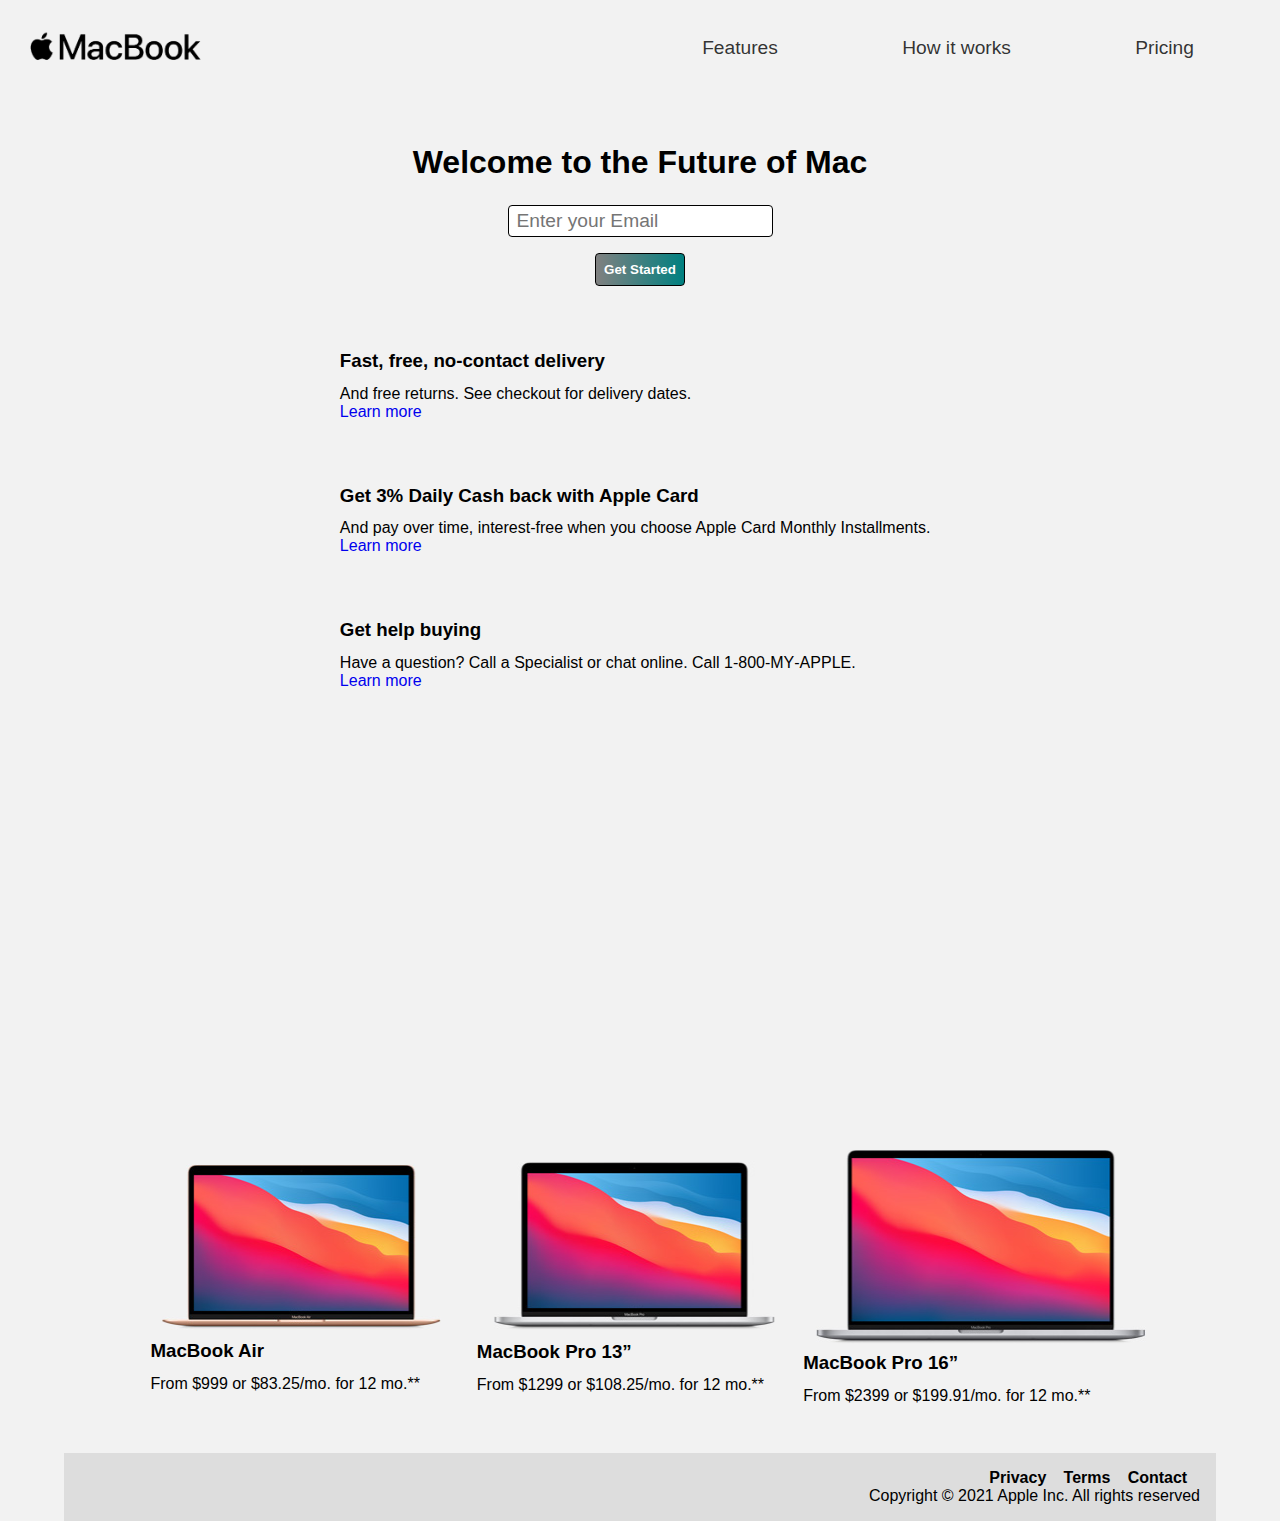
<file: index.html>
<!DOCTYPE html>
<html lang="en">
    <head>
        <meta charset="UTF-8">
        <meta name="viewport" content="width=device-width, initial-scale=1.0">
        <link rel="stylesheet" href="https://cdnjs.cloudflare.com/ajax/libs/font-awesome/5.15.1/css/all.min.css" integrity="sha512-+4zCK9k+qNFUR5X+cKL9EIR+ZOhtIloNl9GIKS57V1MyNsYpYcUrUeQc9vNfzsWfV28IaLL3i96P9sdNyeRssA==" crossorigin="anonymous" />
        <link rel="stylesheet" href="https://cdn.freecodecamp.org/testable-projects-fcc/v1/bundle.js">
        <link rel="stylesheet" href="style.css">
        <title>Product Landing Page</title>
    </head>
    <body>
        <header id="header">
            <img src="images/MacBook-Logo_2x.png" alt="mac-book-logo" id="header-img">
            <nav id="nav-bar">
                <ul>
                    <li><a class="nav-link" href="#features">Features</a></li>
                    <li><a class="nav-link" href="#how-it-works">How it works</a></li>
                    <li><a class="nav-link" href="#pricing">Pricing</a></li>
                </ul>
            </nav>
        </header>
        
        <main>
            <div id="section-one">
                <h1>Welcome to the Future of Mac</h1>
                <form id="form" action="#">
                    <input id="email" type="email" name="email" placeholder="Enter your Email">
                    <input id="submit" type="submit" value="Get Started">
                </form>
            </div>

            <div id="features">
                <section class="feature-group">
                    <div class="feature-icon">
                        <i class="fas fa-box icon"></i>
                    </div>
                    <div class="details">
                        <h3>Fast, free, no-contact delivery</h3>
                        <p>And free returns. See checkout for delivery dates.</p>
                        <a href="https://www.apple.com/us/shop/goto/shipping_and_returns">Learn more <i class="fas fa-greater-than"></i></a>
                    </div>
                </section>
                <section class="feature-group">
                    <div class="feature-icon">
                        <i class="fas fa-dollar-sign icon"></i>
                    </div>
                    <div class="details">
                        <h3>Get 3% Daily Cash back with Apple Card</h3>
                        <p>And pay over time, interest‑free when you choose Apple Card Monthly Installments.</p>
                        <a href="https://www.apple.com/apple-card/monthly-installments/">Learn more <i class="fas fa-greater-than"></i></a>
                    </div>
                </section>
                <section class="feature-group">
                    <div class="feature-icon">
                        <i class="fas fa-comments icon"></i>
                    </div>
                    <div class="details">
                        <h3>Get help buying</h3>
                        <p>Have a question? Call a Specialist or chat online. Call 1‑800-MY‑APPLE.</p>
                        <a href="https://contactretail.apple.com/?pg=COM:imac&ap=COM&c=us&l=en">Learn more <i class="fas fa-greater-than"></i></a>
                    </div>
                </section>
            </div>

            <div id="how-it-works">
                <iframe id="video" height="315" src="https://www.youtube.com/embed/hs1HoLs4SD0" frameborder="0" allowfullscreen></iframe>
            </div>

            <div id="pricing">
                <section class="pricing-group">
                    <img src="images/Mac-air.png" alt="mac-book-air">
                    <div class="info">
                        <h3>MacBook Air</h3>
                        <p>From $999 or $83.25/mo. for 12 mo.**</p>
                    </div>
                </section>
                <section class="pricing-group">
                    <img src="images/Mac-pro.png" alt="mac-book-pro-13">
                    <div class="info">
                        <h3>MacBook Pro 13”</h3>
                        <p>From $1299 or $108.25/mo. for 12 mo.**</p>
                    </div>
                </section>
                <section class="pricing-group">
                    <img src="images/Mac-pro-16.png" alt="mac-book-pro-16">
                    <div class="info">
                        <h3>MacBook Pro 16”</h3>
                        <p>From $2399 or $199.91/mo. for 12 mo.**</p>
                    </div>
                </section>
            </div>
        </main>

        <footer>
            <div>
                <span>Privacy</span>
                <span>Terms</span>
                <span>Contact</span>
            </div>
            <p>Copyright &copy; 2021 Apple Inc. All rights reserved</p>
        </footer>
    </body>
</html>
</file>
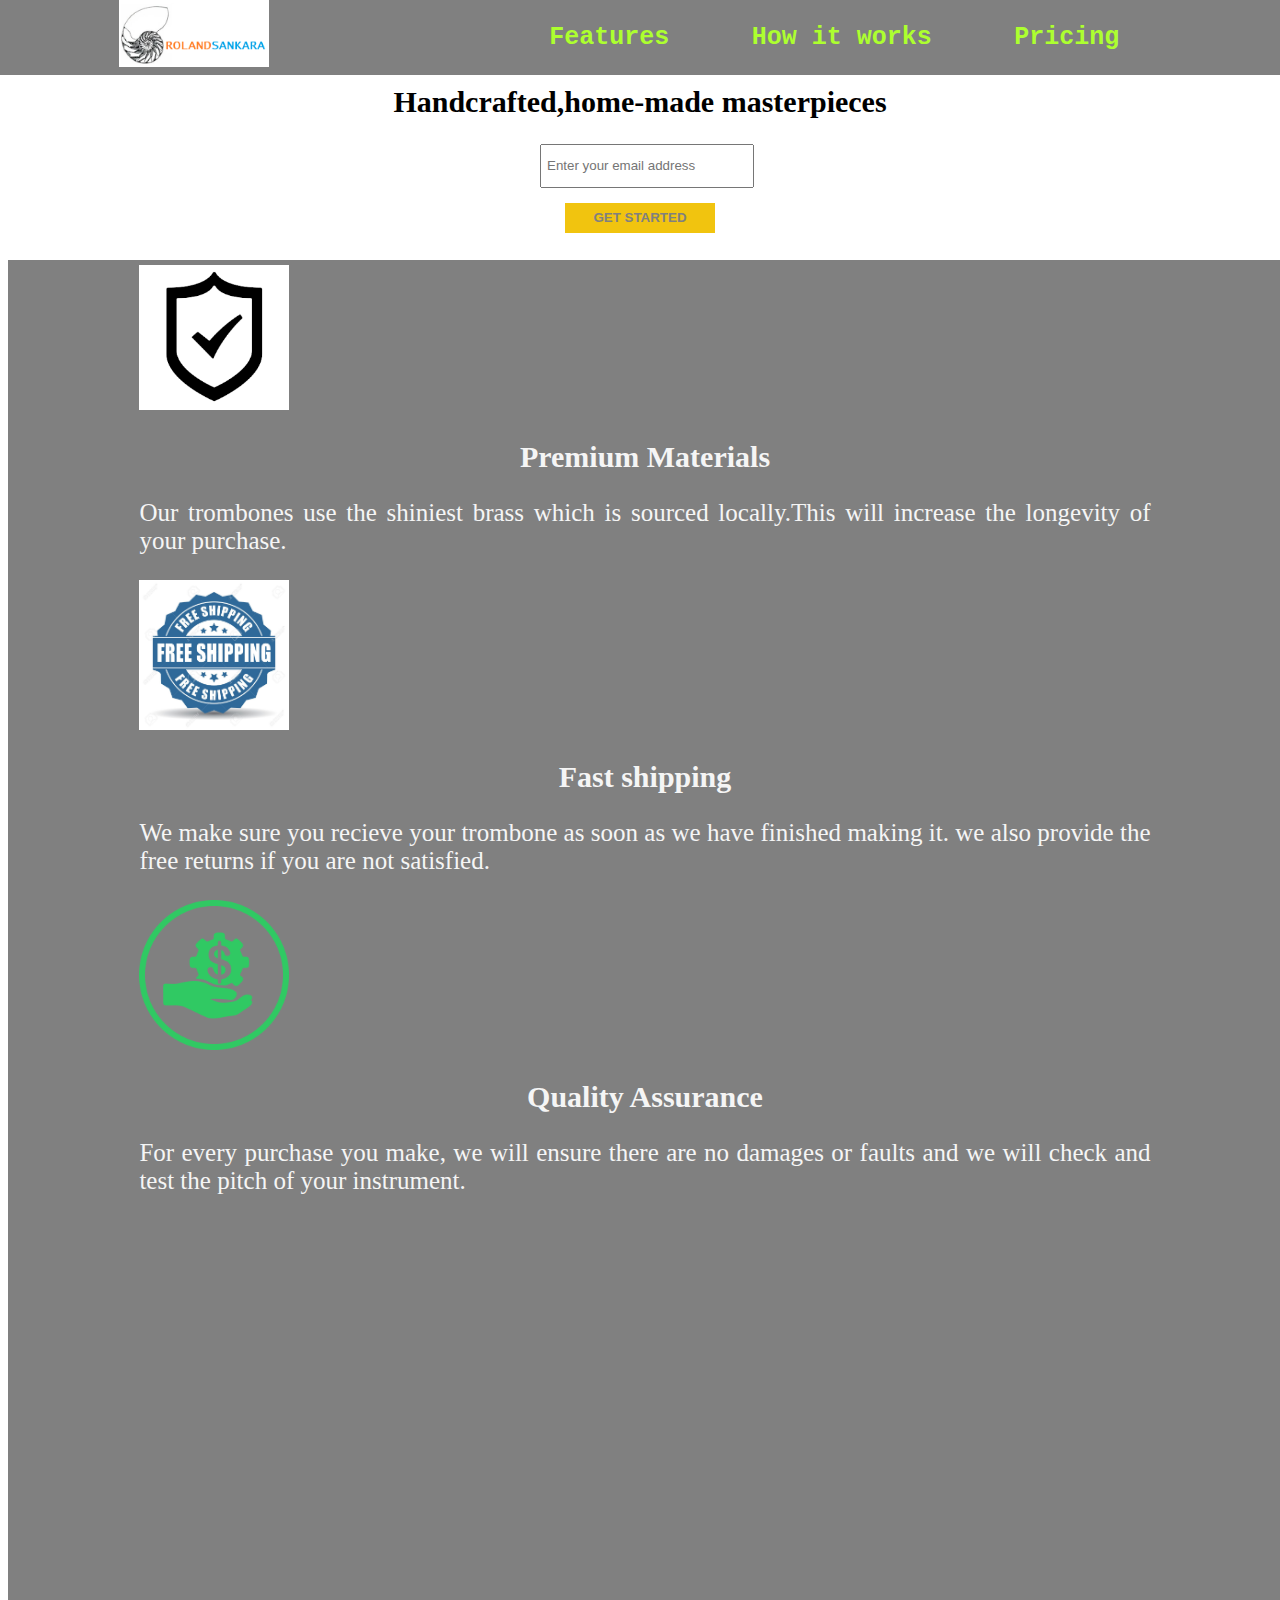
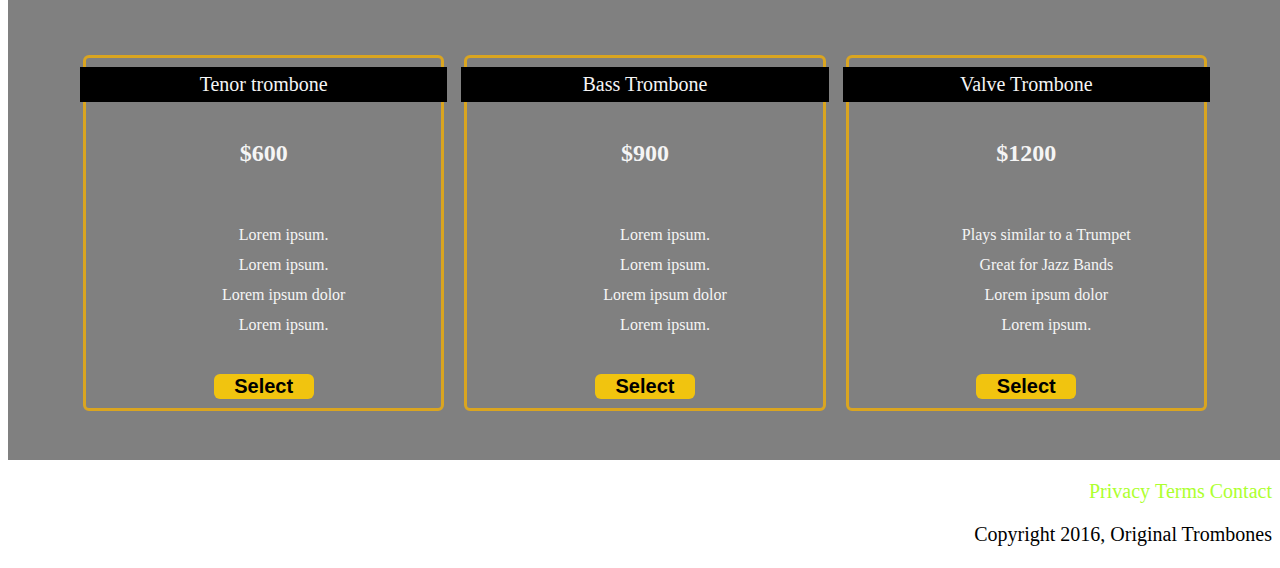
<file: product_landing_page.html>
<!DOCTYPE html>
<html>

    <head>
        <title>Product Landing Page</title>
        <link rel="stylesheet" href="pagestylesheet.css" />
    </head>
    <body>
        <header id="header">
            <div class="logo">
                <img id="header-img" src="img/SA.png" alt="the original trobones logo">
            </div>
            <nav id="nav-bar">
                <ul>
                    <li>
                        <a class="nav-link" href="#Features" rel="Internal">Features</a>
                    </li>
                    <li>
                        <a class="nav-link" href="#How-it-works" rel="Internal">How it works</a>
                    </li>
                    <li>
                        <a class="nav-link" href="#Pricing" rel="Internal">Pricing</a>
                    </li>
                </ul>
            </nav>

        </header>
        <section id="credential">
            <h2>Handcrafted,home-made masterpieces</h2>
            <form id="form" action="www.gmail.com">
                <input id="email" name="email" type="email" placeholder="Enter your email address" required>
                <input id="submit" value="GET STARTED" type="submit">
            </form>
        </section>

        <div class="layout">
            <section id="Features">
                <div class="grid">
                    <div class="icon">
                    </div>
                    <div class="premium">
                            <img src="img/images.png" alt="">
                        <h2>Premium Materials</h2>
                        <p> Our trombones use the shiniest brass
                            which is sourced locally.This will increase
                            the longevity of your purchase.
                        </p>
                    </div>
                </div>
                <div class="grid">
                    <div class="icon">
                    </div>
                    <div class="shipping">
                            <img src="img/37148094-free-shipping-icon.jpg" alt="">
                        <h2>Fast shipping</h2>
                        <p>We make sure you recieve your trombone as soon 
                            as we have finished making it. we also provide the 
                            free returns if you are not satisfied.
                        </p>
                    </div>
                </div>
                <div class="grid">
                    <div class="icon">
                    </div>
                    <div class="quality">
                            <img src="img/pricing-icon.png" alt="">
                        <h2>Quality Assurance</h2>
                        <p>For every purchase you make, we will ensure
                            there are no damages or faults and we will check
                            and test the pitch of your instrument.
                        </p>

                    </div>
                </div>
            </section>
            <section id="How-it-works">
                <iframe src="https://www.youtube.com/embed/cVXsQrpmrEY"  height="315" frameborder="0" width="800" scrolling="no" allowfullscreen></iframe>
            </section>
            <section id="Pricing">
                <div id="tenor">
                    <div class="level">
                        Tenor trombone
                    </div>
                    <h2>$600</h2>
                    <ol>
                        <li>Lorem ipsum.</li>
                        <li>Lorem ipsum.</li>
                        <li>Lorem ipsum dolor</li>
                        <li>Lorem ipsum.</li>
                    </ol>
                    <button class="btn"> Select</button>
                </div>
                <div id="bass">
                    <div class="level">
                        Bass Trombone
                    </div>
                    <h2>$900</h2>
                    <ol>
                        <li>Lorem ipsum.</li>
                        <li>Lorem ipsum.</li>
                        <li>Lorem ipsum dolor</li>
                        <li>Lorem ipsum.</li> 
                    </ol>
                    <button class="btn">Select</button>
                </div>
                <div id="valve">
                    <div class="level">
                        Valve Trombone
                    </div>
                    <h2>$1200</h2>
                    <ol>
                        <li>Plays similar to a Trumpet</li>
                        <li>Great for Jazz Bands</li>
                        <li>Lorem ipsum dolor</li>
                        <li>Lorem ipsum.</li>
                    </ol>
                    <button class="btn">Select</button>
                </div>
            </section>
            </div>
            <footer>
                <ul>
                    <li>
                        <a href="#">Privacy</a>
                    </li>
                    <li>
                        <a href="#">Terms</a>
                    </li>
                    <li>
                        <a href="#">Contact</a>
                    </li>
                </ul>
                <span>Copyright 2016, Original Trombones</span>
            </footer>
        </div>
    </body>
</html>
</file>
<file: style.css>
* {
	margin: 0;
	padding: 0;
	box-sizing: border-box;
}

body {
	font-family: -apple-system, BlinkMacSystemFont, 'Segoe UI', Roboto, Oxygen, Ubuntu, Cantarell, 'Open Sans',
		'Helvetica Neue', sans-serif;
    background-color: #f2f2f2;
    position: static;
}

#header {
	display: flex;
	justify-content: space-between;
	align-items: center;
	padding: 1.5rem;
    color: rgba(0, 0, 0, 0.739);
    position:sticky;
    top:0px;
	z-index: 3;
	background-color: #f2f2f2;
}


#header img {
	width: 15rem;
}

a {
	text-decoration: none;
}

nav {
	flex-basis: 50%;
}

#header ul {
	list-style: none;
	font-size: 1rem;
	display: flex;
	flex-wrap: wrap;
	justify-content: space-around;
	font-size: 1.2rem;
	font-weight: 500;
}
#header a {
	color: rgba(0, 0, 0, 0.808);
}

main {
	width: 85%;
	margin: auto;
}

#section-one {
	text-align: center;
	margin-top: 3rem;
    margin-bottom: 3rem;
    z-index:1;
}

#section-one h1 {
	margin-top: 2rem;
}

#form {
	margin-top: 1.5rem;
	display: flex;
	align-items: center;
	justify-content: center;
	flex-direction: column;
}

#email {
	outline: none;
	height: 2rem;
	padding: 0.5rem;
	font-size: 1.2rem;
	border-radius: 0.25rem;
	border: 0.1rem solid black;
}

#submit {
	margin-top: 1rem;
	color: white;
	cursor: pointer;
	font-weight: 550;
	padding: 0.5rem;
	border-radius: 0.25rem;
	border: 0.1rem solid black;
	background: linear-gradient(90deg, gray, teal);
}

#features {
	width: 80%;
	margin: auto;
}

.feature-group {
	display: flex;
	justify-content: center;
	align-items: center;
	margin: auto;
	margin-top: 2rem;
}

.feature-group:last-of-type {
	margin-bottom: 3.5em;
}

.details {
	flex-basis: 80%;
	padding: 1rem;
}

.details > h3 {
	margin-bottom: 0.8rem;
}

.icon {
	font-size: 3rem;
	color: orangered;
}

.feature-icon {
	width: 4rem;
}

#how-it-works {
	width: 50%;
	margin: auto;
}

#video {
	width: 100%;
}

#pricing {
	width: 90%;
	display: flex;
	justify-content: space-around;
	align-items: center;
	margin: auto;
	margin-top: 3.5rem;
}

.pricing-group {
    width: calc(100%/3);
}

.info h3{
    margin-bottom: 0.8rem;
}

footer{
    width:90%;
    background-color: #ddd;
    text-align: right;
    margin:auto;
    margin-top:3rem;
    padding:1rem;
}

span{
    margin-right: 0.8rem;
    font-weight: 600;
}

@media screen and (max-width: 700px){
    #how-it-works {
        width: 100%;
    }

    #pricing{
        flex-direction: column;
        justify-content: center;
    }

    .pricing-group {
        width: 100%;
        text-align: center;
    }
}
</file>
<file: pagestylesheet.css>
.layout {
    margin:auto;
    max-width: 1500px;
    width:100%;
    padding:5px;
    background-color:grey;
    left:0;
}

img {
    width:150px;
}

li{
    list-style: none;
}

a{
    text-decoration: none;
    color:greenyellow;
}

#submit {
    cursor:pointer;
}

#header {
    display:flex;
    position:fixed;
    height: 75px;
    padding:0px 20px;
    justify-content: space-around;
    align-items: center;
    top:0;
    left:0;
    right:0;
    background-color: white;
    font-size:25px;
    font-weight:bold;
    font-family: 'Courier New', Courier, monospace;
    background-color:grey;
}
form{
    height:200px;
    width:200px;
}
#submit{
    margin:15px 0;
    background-color: #f1c40f;
    color:grey;
    border:0;
    width:100%;
    height:30px;
    max-width: 150px;
    font-weight:bold;
}
#email{
    max-width: 290px;
    width:100%;
    padding:5px;
    height:30px;
}
nav ul{
    width:51vw;
    display: flex;
    flex-direction: row;
    justify-content: space-around;
}
#credential {
    display:flex;
    flex-direction: column;
    align-items: center;
    justify-content: center;
    text-align: center;
    height:200px;
    margin-top:60px;
    font-size: 20px;
    
}
#How-it-works {
    margin-top:50px;
    display:flex;
    justify-content: center;
}

#Pricing {
    display:flex;
    flex-direction:row;
    justify-content: center;
    margin:60px;
    height:350px;
}

#Pricing #tenor,#Pricing #bass,#Pricing #valve {
    display:flex;
    flex-direction: column;
    align-items: center;
    text-align:center;
    color:whitesmoke;
    margin:10px;
    width:calc(100% / 3);
    border:3px solid goldenrod;
    border-radius:6px;
    height:350px;
    justify-content: space-around;
}
button {
    cursor:pointer;
    border:none;
    width:100px;
    background-color: #f1c40f;
    font-weight: bold;
    font-size:20px;
    border-radius: 6px;
    font-family: 'Lucida Sans', 'Lucida Sans Regular', 'Lucida Grande', 'Lucida Sans Unicode', Geneva, Verdana, sans-serif;
}
ol{
    line-height: 30px;
}
.level{
    font-size:20px;
    background-color: black;
    padding:6px;
    width:100%;
}
#Features {
    display:flex;
    justify-content:space-between;
    margin-top: 90px;
    font-size: 20px;
    color:whitesmoke;    
    width:80%;
    margin:auto;
    flex-direction:column;
}

#Features h2{
    text-align: center;
}
#Features p{
    text-align: justify;
    font-size:25px;
}

footer {
    display: flex;
    justify-content:flex-start;
    align-items: flex-end;
    flex-direction:column;
    width:100%;
    height:100px;
    font-size:20px;

}

footer li{
    display:inline;
}
</file>
